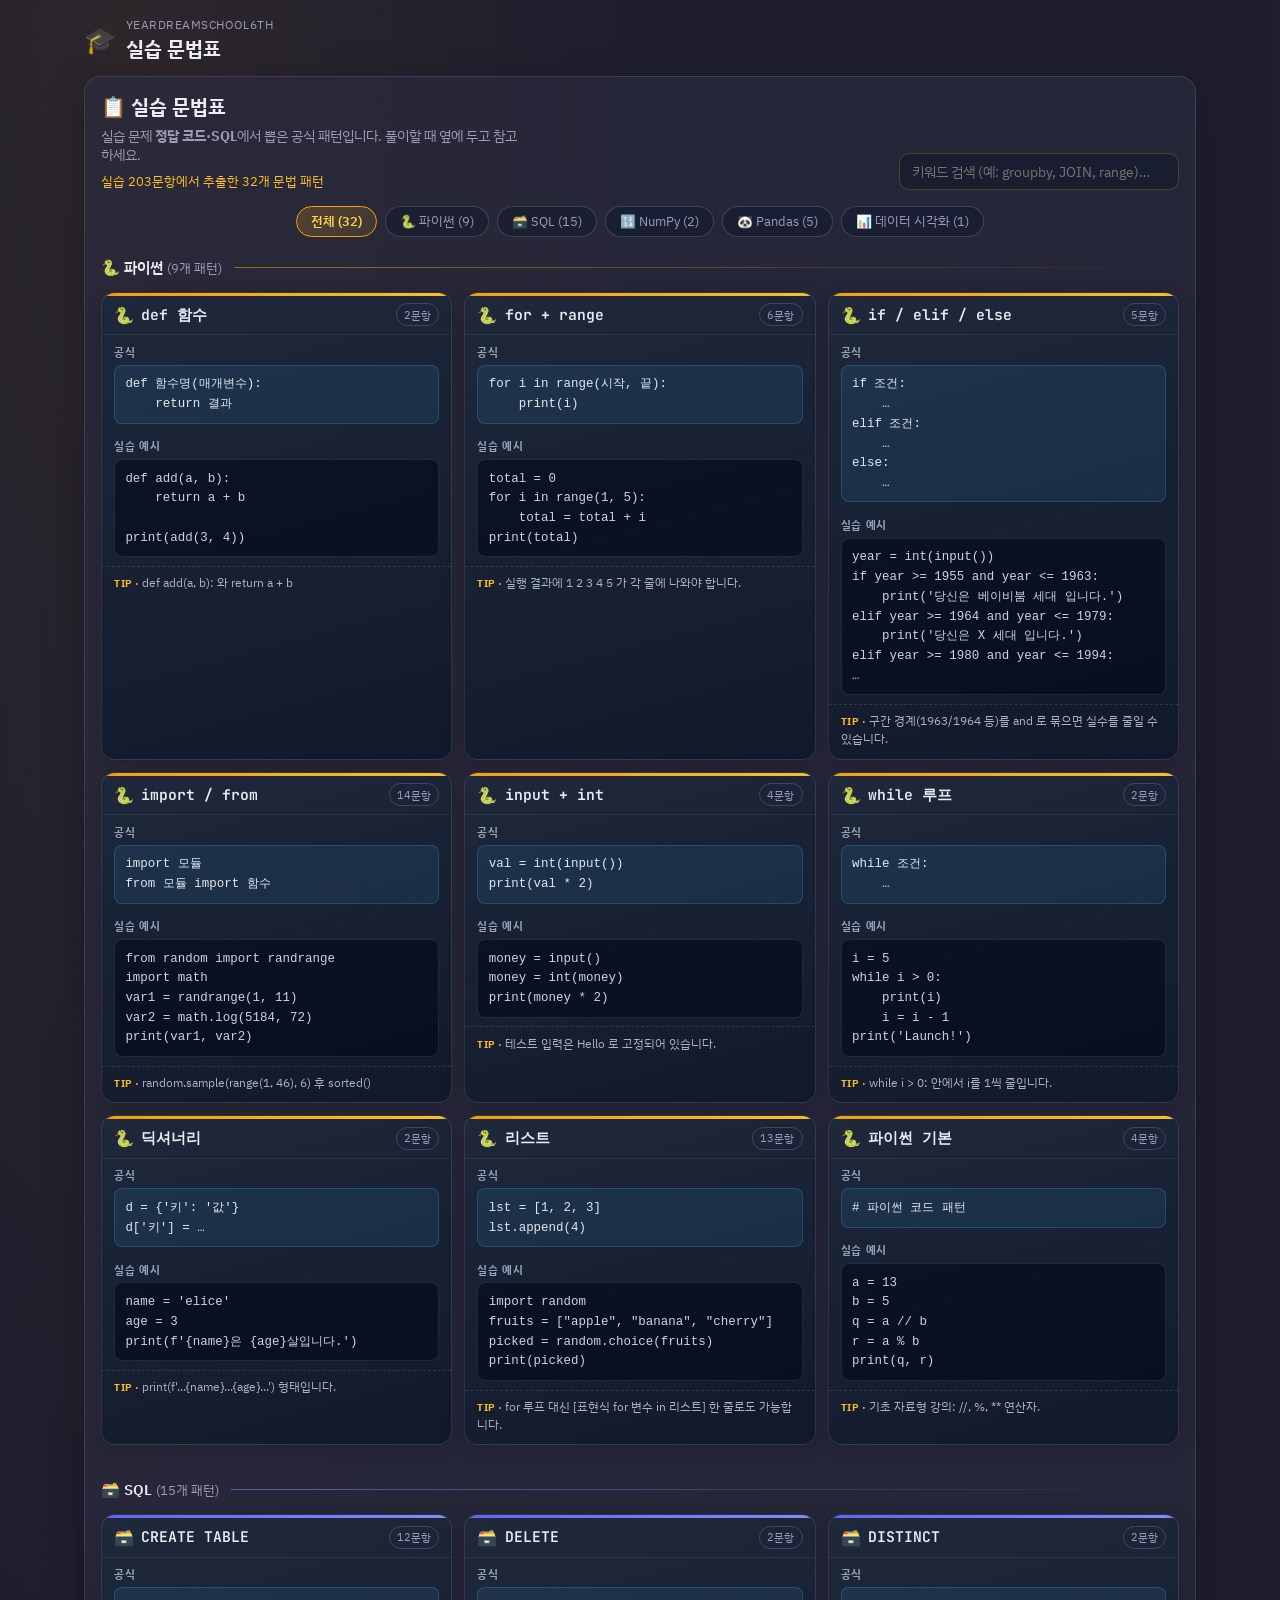
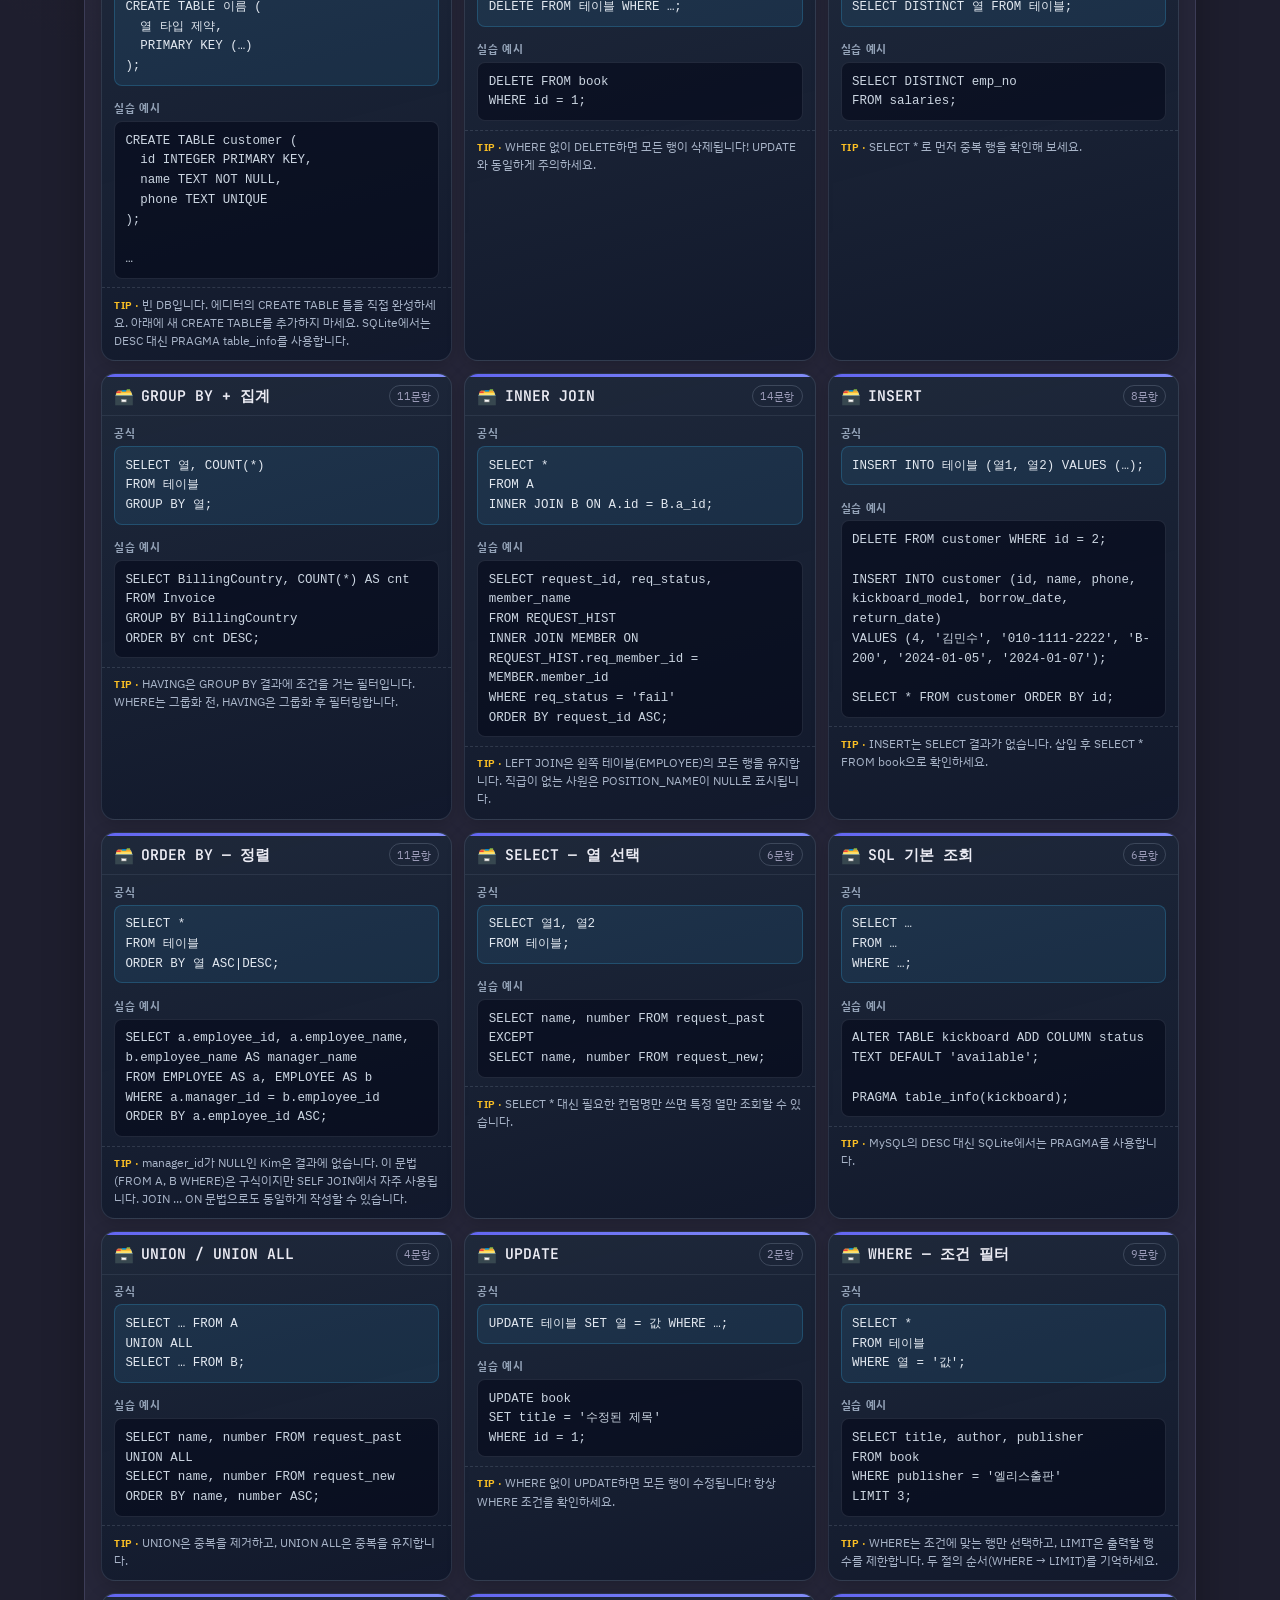
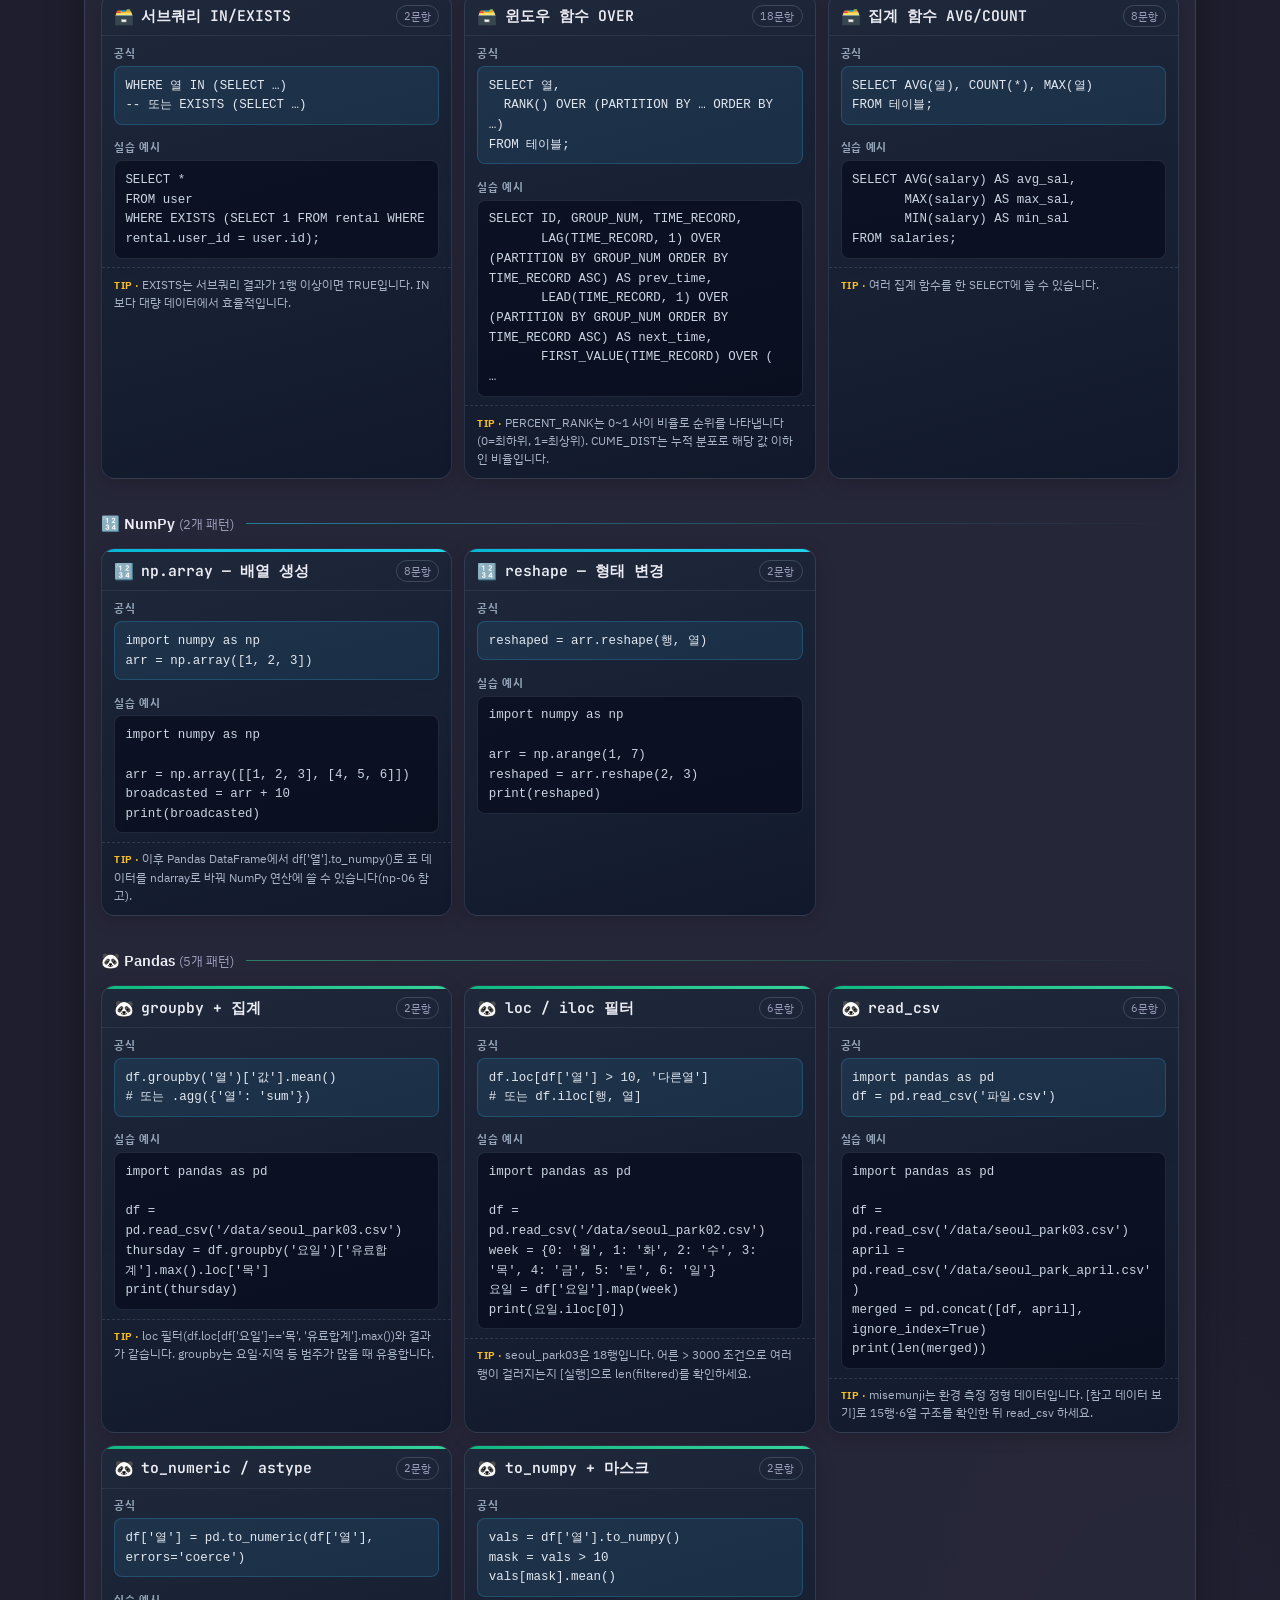
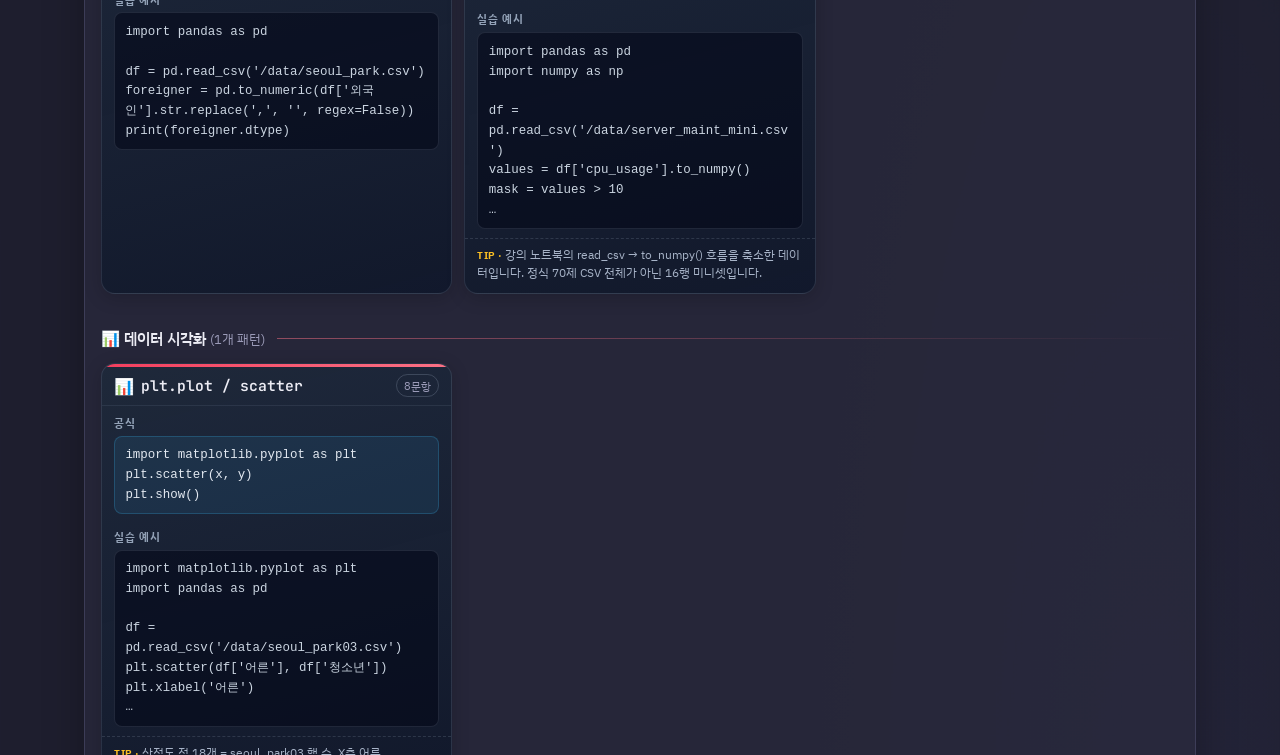
<file: docs/index.html>
<!DOCTYPE html>
<html lang="ko">
<head>
  <meta charset="UTF-8">
  <meta name="viewport" content="width=device-width, initial-scale=1.0">
  <title>실습 문법표 | 이어드림스쿨</title>
  <link rel="preconnect" href="https://fonts.googleapis.com">
  <link rel="preconnect" href="https://fonts.gstatic.com" crossorigin>
  <link href="https://fonts.googleapis.com/css2?family=IBM+Plex+Sans+KR:wght@400;500;600;700&family=JetBrains+Mono:wght@400;500&display=swap" rel="stylesheet">
  <link rel="stylesheet" href="css/cheat-sheet.css">
</head>
<body>
  <div class="page">
    <header class="site-header">
      <div class="site-brand">
        <span class="site-brand-icon" aria-hidden="true">🎓</span>
        <div>
          <p class="site-brand-label">YearDreamSchool6th</p>
          <h1>실습 문법표</h1>
        </div>
      </div>
    </header>

    <main class="card cheat-sheet-card" id="practice-cheat-sheet-view">
      <header class="cheat-sheet-header">
        <div>
          <h2>📋 실습 문법표</h2>
          <p class="cheat-sheet-desc">실습 문제 <strong>정답 코드·SQL</strong>에서 뽑은 공식 패턴입니다. 풀이할 때 옆에 두고 참고하세요.</p>
          <p class="cheat-sheet-meta" id="cheat-sheet-meta"></p>
        </div>
        <input
          type="search"
          id="cheat-sheet-search"
          class="cheat-sheet-search"
          placeholder="키워드 검색 (예: groupby, JOIN, range)…"
          autocomplete="off"
        >
      </header>
      <div class="cheat-sheet-filters" id="cheat-sheet-filters" role="tablist" aria-label="문법표 카테고리"></div>
      <div class="cheat-sheet-grid cheat-sheet-grid--page" id="cheat-sheet-grid"></div>
    </main>

    <footer class="site-footer">
      <p>이어드림스쿨 6기 · Python · SQL · NumPy · Pandas 실습 패턴 모음</p>
    </footer>
  </div>

  <script src="js/practice-cheat-sheet.js"></script>
</body>
</html>
</file>
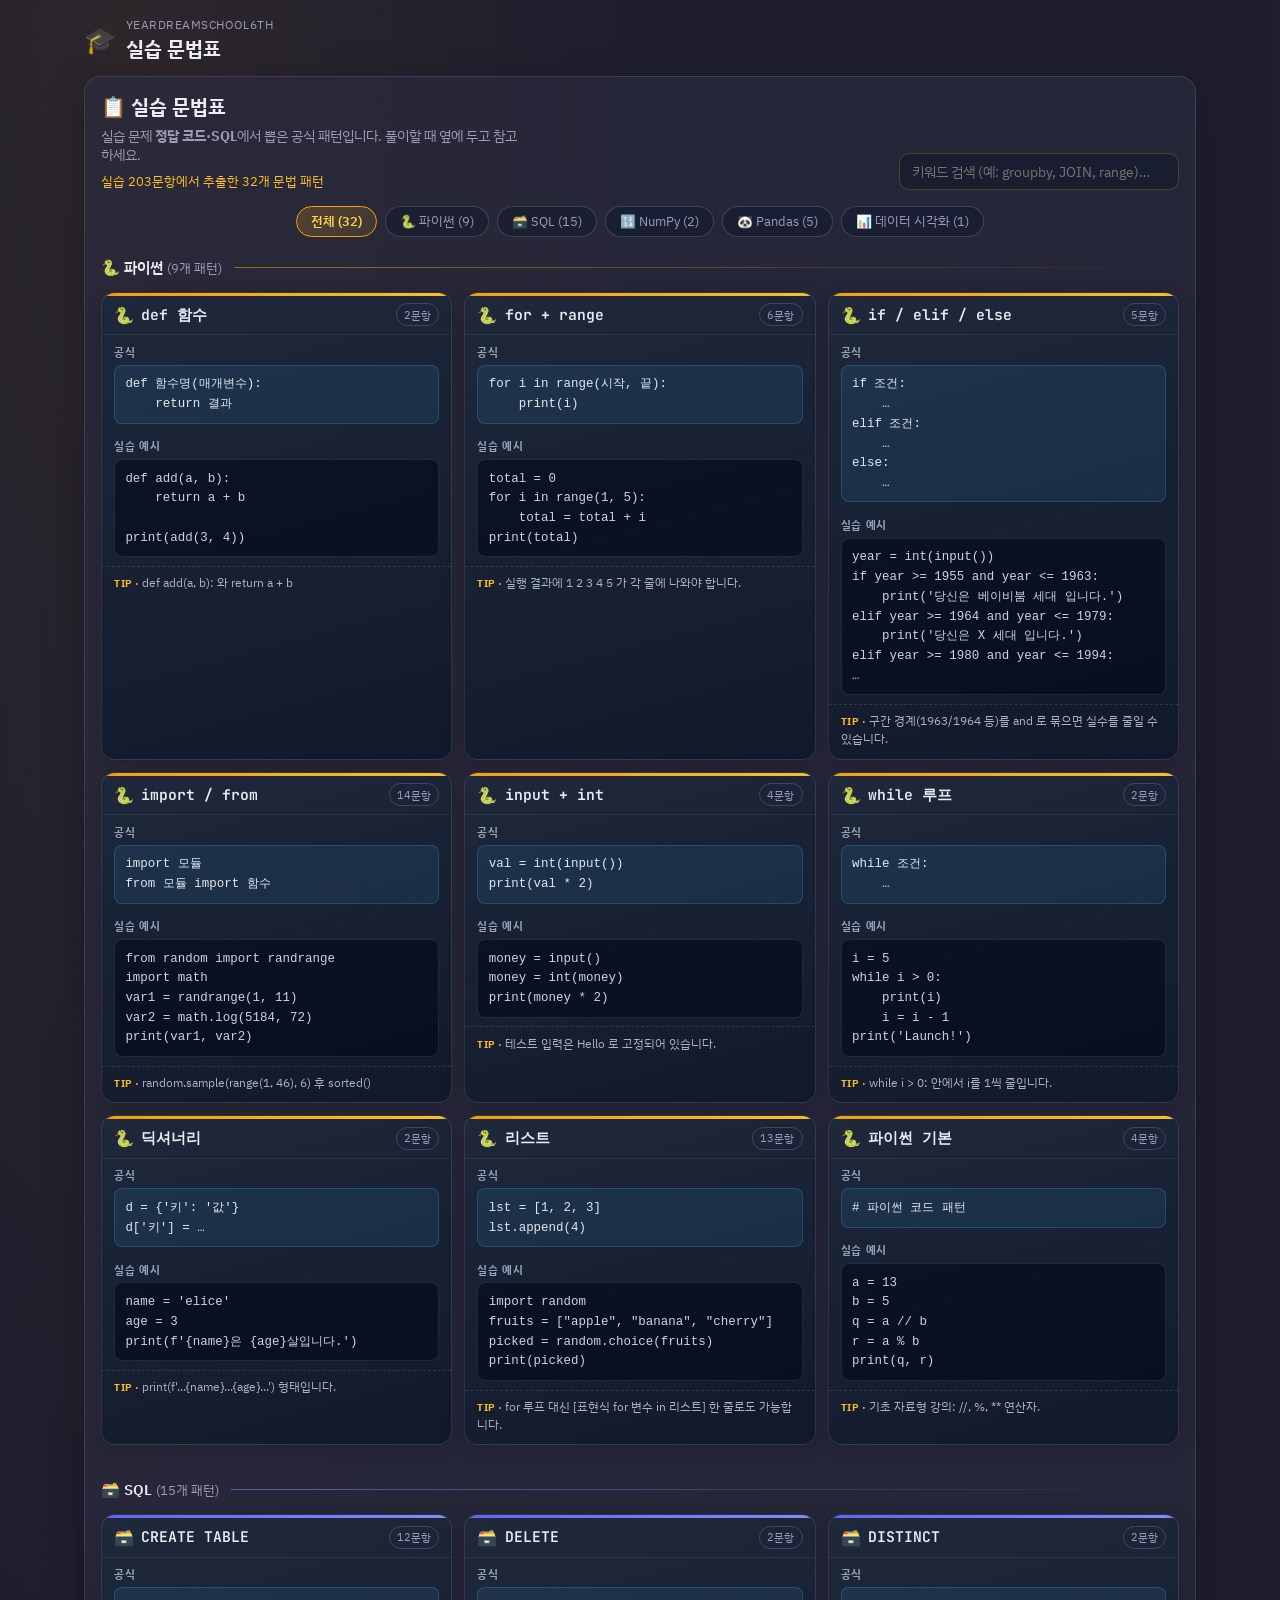
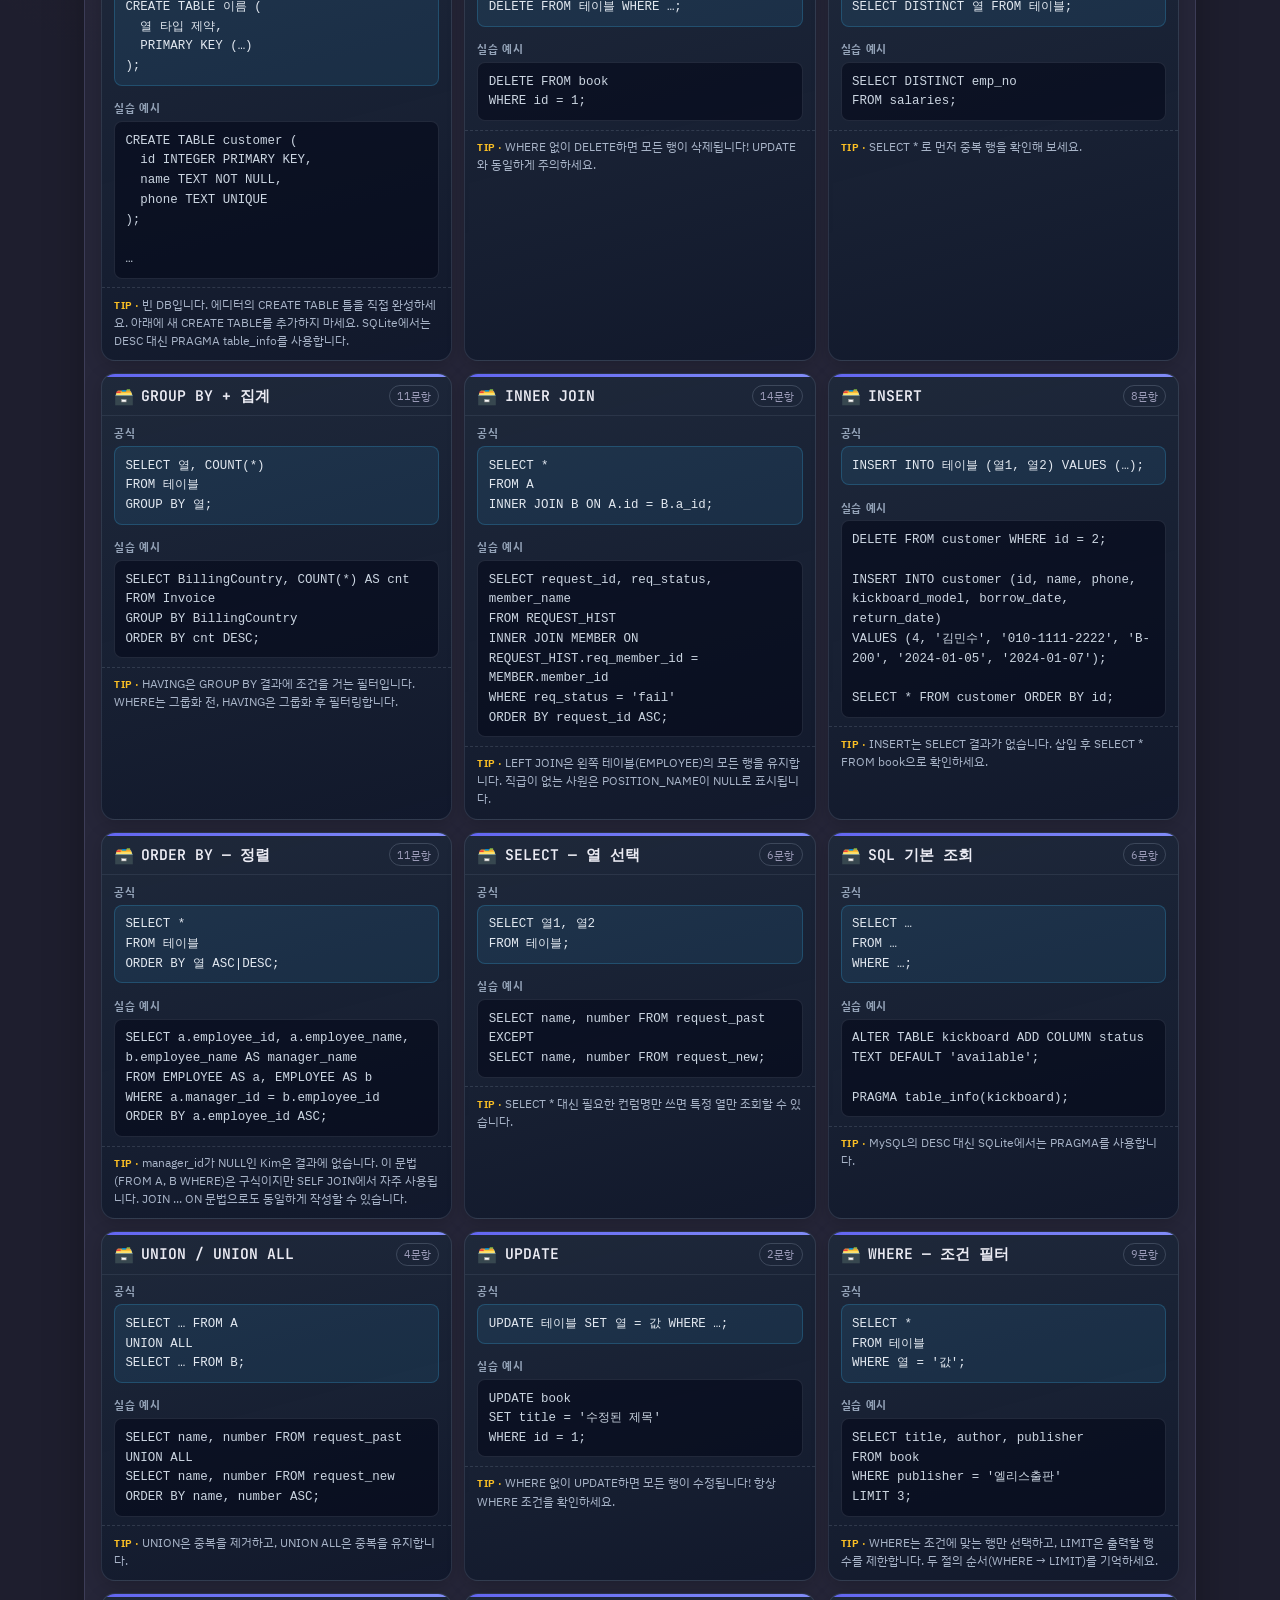
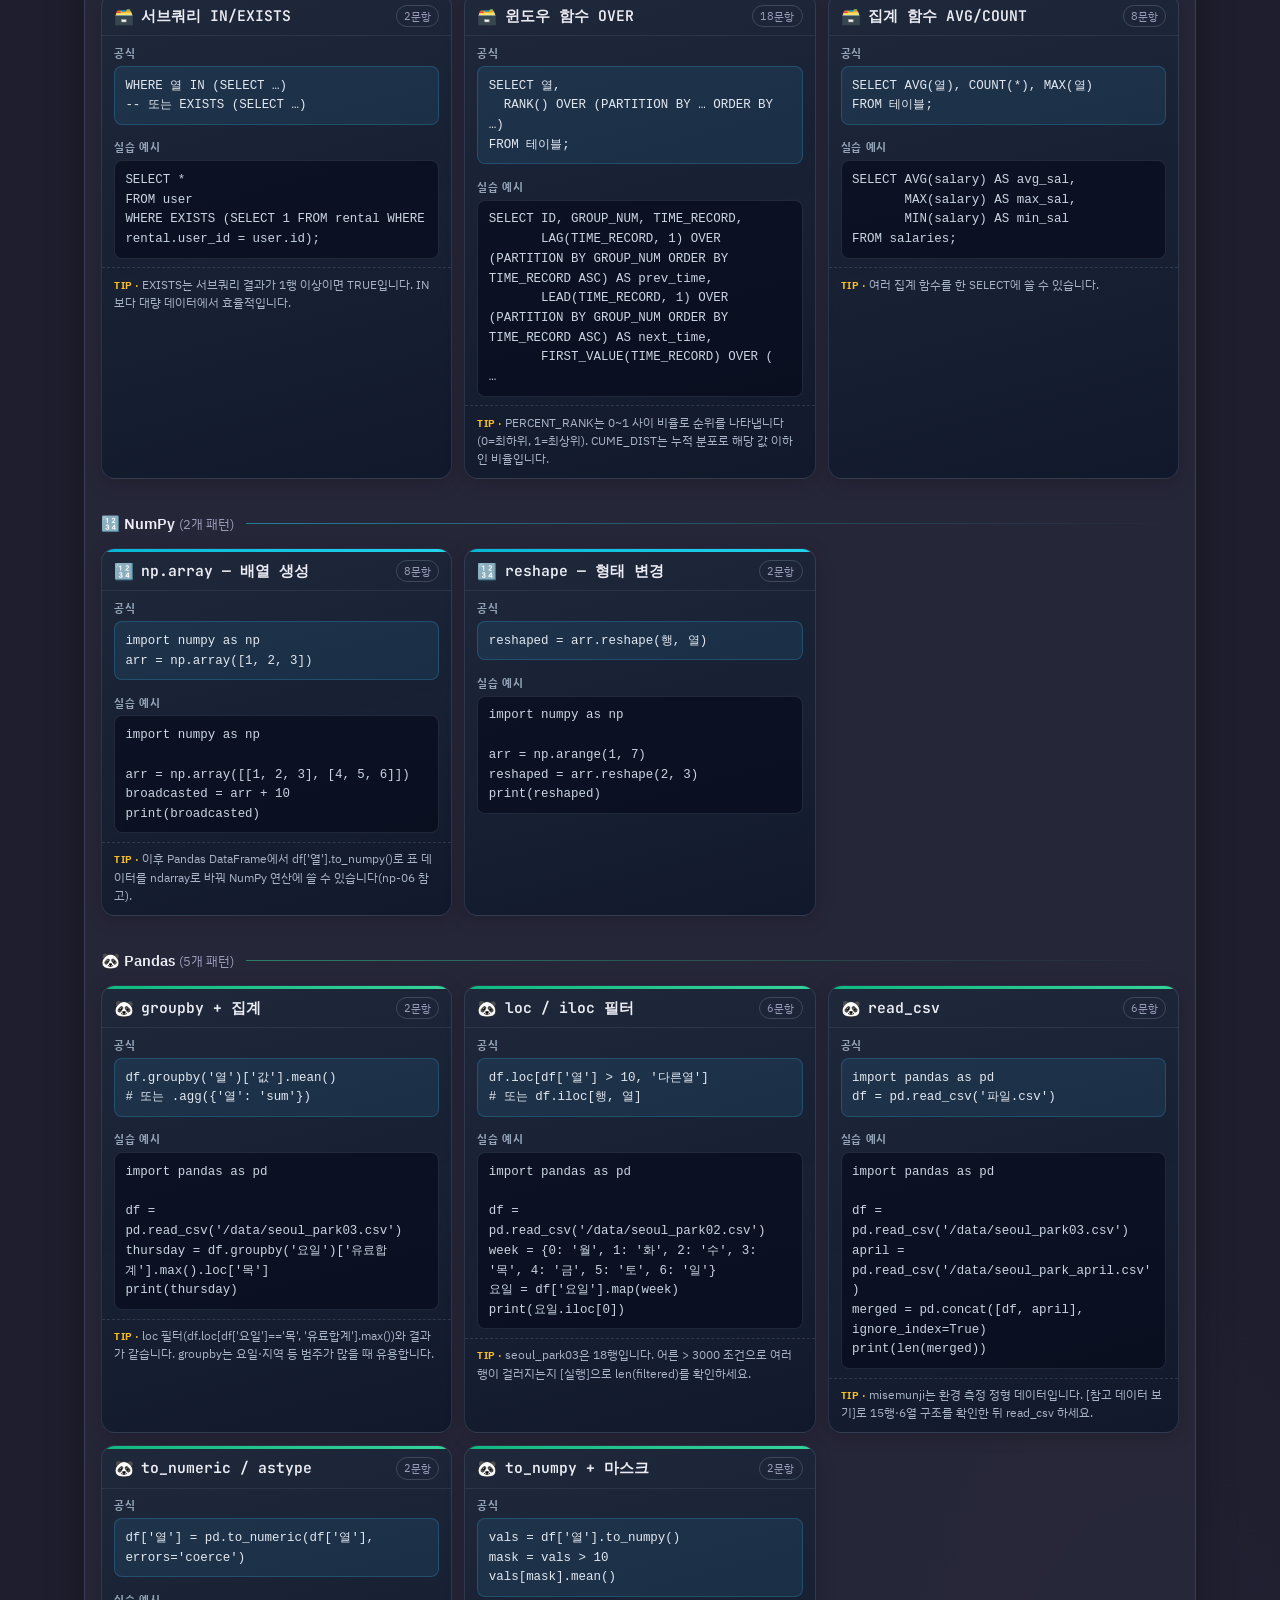
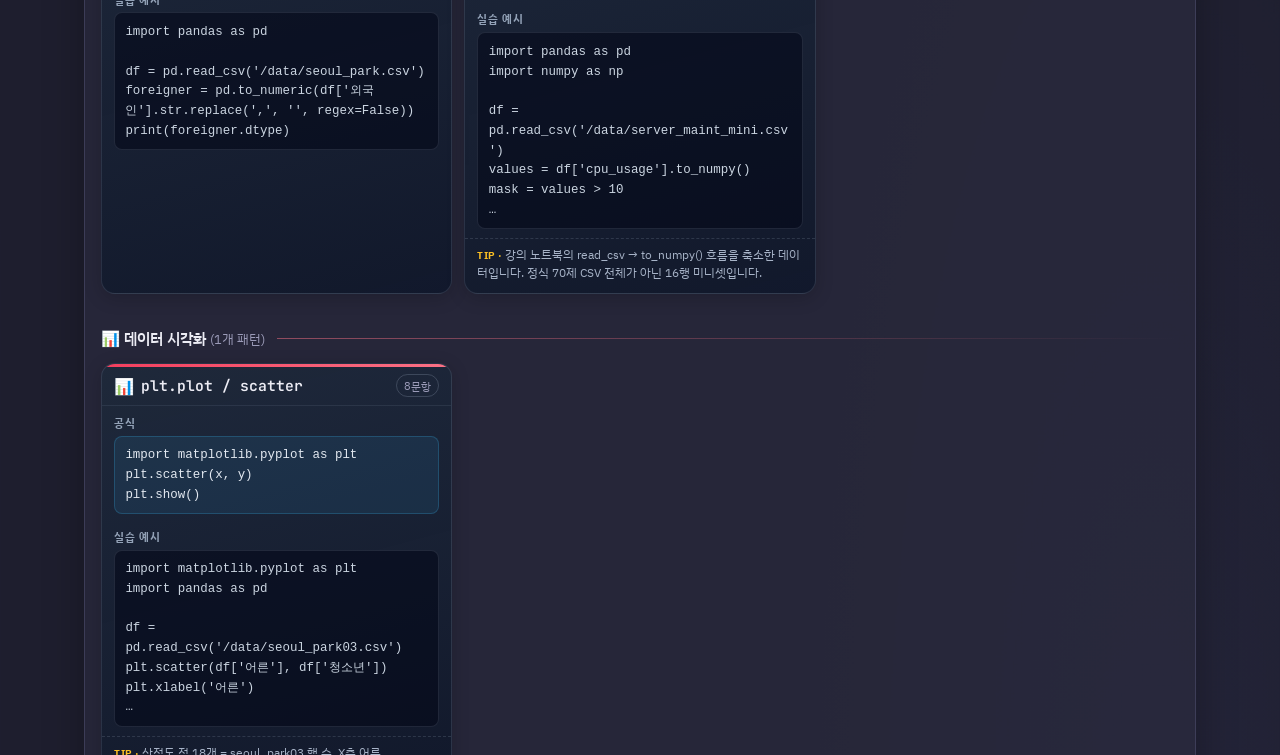
<file: practice-cheat-sheet/index.html>
<!DOCTYPE html>
<html lang="ko">
<head>
  <meta charset="UTF-8">
  <meta name="viewport" content="width=device-width, initial-scale=1.0">
  <title>실습 문법표 | 이어드림스쿨</title>
  <link rel="preconnect" href="https://fonts.googleapis.com">
  <link rel="preconnect" href="https://fonts.gstatic.com" crossorigin>
  <link href="https://fonts.googleapis.com/css2?family=IBM+Plex+Sans+KR:wght@400;500;600;700&family=JetBrains+Mono:wght@400;500&display=swap" rel="stylesheet">
  <link rel="stylesheet" href="css/cheat-sheet.css">
</head>
<body>
  <div class="page">
    <header class="site-header">
      <div class="site-brand">
        <span class="site-brand-icon" aria-hidden="true">🎓</span>
        <div>
          <p class="site-brand-label">YearDreamSchool6th</p>
          <h1>실습 문법표</h1>
        </div>
      </div>
    </header>

    <main class="card cheat-sheet-card" id="practice-cheat-sheet-view">
      <header class="cheat-sheet-header">
        <div>
          <h2>📋 실습 문법표</h2>
          <p class="cheat-sheet-desc">실습 문제 <strong>정답 코드·SQL</strong>에서 뽑은 공식 패턴입니다. 풀이할 때 옆에 두고 참고하세요.</p>
          <p class="cheat-sheet-meta" id="cheat-sheet-meta"></p>
        </div>
        <input
          type="search"
          id="cheat-sheet-search"
          class="cheat-sheet-search"
          placeholder="키워드 검색 (예: groupby, JOIN, range)…"
          autocomplete="off"
        >
      </header>
      <div class="cheat-sheet-filters" id="cheat-sheet-filters" role="tablist" aria-label="문법표 카테고리"></div>
      <div class="cheat-sheet-grid cheat-sheet-grid--page" id="cheat-sheet-grid"></div>
    </main>

    <footer class="site-footer">
      <p>이어드림스쿨 6기 · Python · SQL · NumPy · Pandas 실습 패턴 모음</p>
    </footer>
  </div>

  <script src="js/practice-cheat-sheet.js"></script>
</body>
</html>
</file>
<file: docs/css/cheat-sheet.css>
:root {
  --bg-deep: #1e1e2e;
  --bg-panel: #2a2a3e;
  --bg-card: #32324a;
  --bg-input: #26263a;
  --border: #4a4a66;
  --border-soft: #3d3d58;
  --text: #ececf4;
  --text-muted: #9b9bb8;
  --font: "IBM Plex Sans KR", "Malgun Gothic", sans-serif;
  --font-mono: "JetBrains Mono", "Consolas", monospace;
}

*,
*::before,
*::after {
  box-sizing: border-box;
}

html,
body {
  margin: 0;
  min-height: 100%;
  font-family: var(--font);
  background: var(--bg-deep);
  color: var(--text);
}

body {
  background:
    radial-gradient(ellipse 80% 60% at 10% 0%, rgba(245, 158, 11, 0.07), transparent 50%),
    radial-gradient(ellipse 60% 50% at 90% 100%, rgba(129, 140, 248, 0.06), transparent 45%),
    var(--bg-deep);
}

.page {
  max-width: 1140px;
  margin: 0 auto;
  padding: 16px 14px 32px;
}

.site-header {
  margin-bottom: 14px;
}

.site-brand {
  display: flex;
  align-items: center;
  gap: 10px;
}

.site-brand-icon {
  font-size: 1.6rem;
}

.site-brand-label {
  margin: 0;
  font-size: 0.72rem;
  letter-spacing: 0.04em;
  text-transform: uppercase;
  color: var(--text-muted);
}

.site-brand h1 {
  margin: 2px 0 0;
  font-size: 1.25rem;
}

.site-footer {
  margin-top: 20px;
  text-align: center;
  font-size: 0.78rem;
  color: var(--text-muted);
}

.site-footer p {
  margin: 0;
}

.card {
  border: 1px solid var(--border-soft);
  border-radius: 16px;
  background: rgba(42, 42, 62, 0.72);
  box-shadow: 0 12px 40px rgba(0, 0, 0, 0.28);
}

/* ── 실습 문법표 ── */
.cheat-sheet-card {
  padding: 16px 16px 12px;
}

.cheat-sheet-header {
  display: flex;
  flex-wrap: wrap;
  gap: 1rem 1.5rem;
  align-items: flex-end;
  justify-content: space-between;
  margin-bottom: 1rem;
}

.cheat-sheet-header h2 {
  margin: 0 0 0.35rem;
  font-size: 1.25rem;
}

.cheat-sheet-desc {
  margin: 0;
  color: var(--text-muted);
  font-size: 0.9rem;
  max-width: 52ch;
}

.cheat-sheet-meta {
  margin: 0.5rem 0 0;
  font-size: 0.82rem;
  color: #fbbf24;
}

.cheat-sheet-search {
  min-width: min(100%, 200px);
  flex: 1 1 200px;
  max-width: 280px;
  padding: 8px 12px;
  border-radius: 10px;
  border: 1px solid rgba(251, 191, 36, 0.22);
  background: rgba(15, 23, 42, 0.55);
  color: var(--text);
  font-family: inherit;
  font-size: 0.85rem;
}

.cheat-sheet-search:focus {
  outline: none;
  border-color: rgba(251, 191, 36, 0.45);
  box-shadow: 0 0 0 2px rgba(251, 191, 36, 0.12);
}

.cheat-sheet-filters {
  display: flex;
  flex-wrap: wrap;
  gap: 0.45rem;
  margin-bottom: 1rem;
  justify-content: center;
}

.cheat-filter-btn {
  padding: 0.35rem 0.9rem;
  border: 1px solid rgba(148, 163, 184, 0.28);
  border-radius: 999px;
  background: rgba(15, 23, 42, 0.45);
  color: var(--text-muted);
  font-family: inherit;
  font-size: 0.8rem;
  cursor: pointer;
  transition: border-color 0.15s, color 0.15s, background 0.15s;
}

.cheat-filter-btn:hover {
  border-color: rgba(251, 191, 36, 0.45);
  color: #fde68a;
}

.cheat-filter-btn.active {
  background: linear-gradient(135deg, rgba(245, 158, 11, 0.22), rgba(251, 191, 36, 0.1));
  border-color: #f59e0b;
  color: #fcd34d;
  font-weight: 600;
}

.cheat-sheet-empty {
  grid-column: 1 / -1;
  text-align: center;
  color: var(--text-muted);
  padding: 2rem;
}

.cheat-sheet-grid--page {
  display: grid;
  grid-template-columns: repeat(auto-fill, minmax(280px, 1fr));
  gap: 12px;
  width: 100%;
  max-width: 1100px;
  margin-left: auto;
  margin-right: auto;
}

.cheat-group-heading {
  grid-column: 1 / -1;
  display: flex;
  align-items: center;
  gap: 12px;
  margin: 22px 0 2px;
  padding: 0;
  font-size: 0.95rem;
  font-weight: 600;
  color: var(--text);
}

.cheat-group-heading:first-child {
  margin-top: 4px;
}

.cheat-group-heading::after {
  content: "";
  flex: 1;
  height: 1px;
  background: linear-gradient(90deg, var(--cheat-cat-line, rgba(148, 163, 184, 0.35)), transparent);
}

.cheat-group-heading-inner small {
  font-weight: 400;
  color: var(--text-muted);
}

.cheat-group-heading.cat-python { --cheat-cat-line: rgba(245, 158, 11, 0.55); }
.cheat-group-heading.cat-sql { --cheat-cat-line: rgba(129, 140, 248, 0.55); }
.cheat-group-heading.cat-numpy { --cheat-cat-line: rgba(34, 211, 238, 0.5); }
.cheat-group-heading.cat-pandas { --cheat-cat-line: rgba(52, 211, 153, 0.5); }
.cheat-group-heading.cat-viz { --cheat-cat-line: rgba(251, 113, 133, 0.5); }

.cheat-pattern-card {
  position: relative;
  padding: 0;
  border-radius: 14px;
  border: 1px solid rgba(148, 163, 184, 0.18);
  background: linear-gradient(165deg, rgba(30, 41, 59, 0.92), rgba(15, 23, 42, 0.88));
  overflow: hidden;
  display: flex;
  flex-direction: column;
  box-shadow: 0 4px 18px rgba(0, 0, 0, 0.18);
}

.cheat-pattern-card::before {
  content: "";
  position: absolute;
  top: 0;
  left: 0;
  right: 0;
  height: 3px;
  background: var(--cheat-cat-accent, #94a3b8);
}

.cheat-pattern-card.cat-python { --cheat-cat-accent: linear-gradient(90deg, #f59e0b, #fbbf24); }
.cheat-pattern-card.cat-sql { --cheat-cat-accent: linear-gradient(90deg, #6366f1, #818cf8); }
.cheat-pattern-card.cat-numpy { --cheat-cat-accent: linear-gradient(90deg, #06b6d4, #22d3ee); }
.cheat-pattern-card.cat-pandas { --cheat-cat-accent: linear-gradient(90deg, #10b981, #34d399); }
.cheat-pattern-card.cat-viz { --cheat-cat-accent: linear-gradient(90deg, #f43f5e, #fb7185); }

.cheat-pattern-head {
  display: flex;
  align-items: center;
  gap: 0.45rem;
  padding: 0.65rem 0.75rem 0.5rem;
  border-bottom: 1px solid rgba(148, 163, 184, 0.12);
}

.cheat-pattern-icon {
  font-size: 1rem;
  line-height: 1;
  flex-shrink: 0;
}

.cheat-pattern-title {
  flex: 1;
  margin: 0;
  font-family: var(--font-mono);
  font-size: 0.92rem;
  font-weight: 600;
  line-height: 1.35;
  word-break: break-word;
}

.cheat-pattern-count {
  flex-shrink: 0;
  font-size: 0.68rem;
  padding: 0.15rem 0.45rem;
  border-radius: 999px;
  border: 1px solid rgba(148, 163, 184, 0.28);
  color: var(--text-muted);
  white-space: nowrap;
}

.cheat-pattern-block {
  padding: 0 0.75rem;
  display: flex;
  flex-direction: column;
  gap: 0.3rem;
}

.cheat-pattern-block:first-of-type {
  padding-top: 0.55rem;
}

.cheat-pattern-block + .cheat-pattern-block {
  padding-top: 0.35rem;
}

.cheat-pattern-label {
  margin: 0;
  font-size: 0.68rem;
  font-weight: 700;
  letter-spacing: 0.06em;
  text-transform: uppercase;
  color: #94a3b8;
}

.cheat-pattern-code {
  margin: 0 0 0.55rem;
  padding: 0.55rem 0.65rem;
  border-radius: 8px;
  font-family: var(--font-mono);
  font-size: 0.78rem;
  line-height: 1.5;
  overflow-x: auto;
  white-space: pre-wrap;
  word-break: break-word;
}

.cheat-pattern-code--formula {
  background: rgba(56, 189, 248, 0.09);
  border: 1px solid rgba(56, 189, 248, 0.22);
  color: #e2e8f0;
}

.cheat-pattern-code--example {
  background: rgba(2, 6, 23, 0.55);
  border: 1px solid rgba(148, 163, 184, 0.16);
  color: #cbd5e1;
}

.cheat-pattern-tip {
  margin: 0;
  padding: 0.45rem 0.75rem 0.65rem;
  font-size: 0.78rem;
  line-height: 1.45;
  color: #a8b4c8;
  border-top: 1px dashed rgba(148, 163, 184, 0.2);
}

.cheat-pattern-tip::before {
  content: "TIP · ";
  font-weight: 700;
  font-size: 0.65rem;
  letter-spacing: 0.05em;
  color: #fbbf24;
}

@media (max-width: 767px) {
  .page {
    padding: 12px 10px 24px;
  }

  .cheat-sheet-desc {
    display: none;
  }

  .cheat-sheet-grid--page {
    grid-template-columns: 1fr;
    max-width: 520px;
  }
}
</file>
<file: practice-cheat-sheet/css/cheat-sheet.css>
:root {
  --bg-deep: #1e1e2e;
  --bg-panel: #2a2a3e;
  --bg-card: #32324a;
  --bg-input: #26263a;
  --border: #4a4a66;
  --border-soft: #3d3d58;
  --text: #ececf4;
  --text-muted: #9b9bb8;
  --font: "IBM Plex Sans KR", "Malgun Gothic", sans-serif;
  --font-mono: "JetBrains Mono", "Consolas", monospace;
}

*,
*::before,
*::after {
  box-sizing: border-box;
}

html,
body {
  margin: 0;
  min-height: 100%;
  font-family: var(--font);
  background: var(--bg-deep);
  color: var(--text);
}

body {
  background:
    radial-gradient(ellipse 80% 60% at 10% 0%, rgba(245, 158, 11, 0.07), transparent 50%),
    radial-gradient(ellipse 60% 50% at 90% 100%, rgba(129, 140, 248, 0.06), transparent 45%),
    var(--bg-deep);
}

.page {
  max-width: 1140px;
  margin: 0 auto;
  padding: 16px 14px 32px;
}

.site-header {
  margin-bottom: 14px;
}

.site-brand {
  display: flex;
  align-items: center;
  gap: 10px;
}

.site-brand-icon {
  font-size: 1.6rem;
}

.site-brand-label {
  margin: 0;
  font-size: 0.72rem;
  letter-spacing: 0.04em;
  text-transform: uppercase;
  color: var(--text-muted);
}

.site-brand h1 {
  margin: 2px 0 0;
  font-size: 1.25rem;
}

.site-footer {
  margin-top: 20px;
  text-align: center;
  font-size: 0.78rem;
  color: var(--text-muted);
}

.site-footer p {
  margin: 0;
}

.card {
  border: 1px solid var(--border-soft);
  border-radius: 16px;
  background: rgba(42, 42, 62, 0.72);
  box-shadow: 0 12px 40px rgba(0, 0, 0, 0.28);
}

/* ── 실습 문법표 ── */
.cheat-sheet-card {
  padding: 16px 16px 12px;
}

.cheat-sheet-header {
  display: flex;
  flex-wrap: wrap;
  gap: 1rem 1.5rem;
  align-items: flex-end;
  justify-content: space-between;
  margin-bottom: 1rem;
}

.cheat-sheet-header h2 {
  margin: 0 0 0.35rem;
  font-size: 1.25rem;
}

.cheat-sheet-desc {
  margin: 0;
  color: var(--text-muted);
  font-size: 0.9rem;
  max-width: 52ch;
}

.cheat-sheet-meta {
  margin: 0.5rem 0 0;
  font-size: 0.82rem;
  color: #fbbf24;
}

.cheat-sheet-search {
  min-width: min(100%, 200px);
  flex: 1 1 200px;
  max-width: 280px;
  padding: 8px 12px;
  border-radius: 10px;
  border: 1px solid rgba(251, 191, 36, 0.22);
  background: rgba(15, 23, 42, 0.55);
  color: var(--text);
  font-family: inherit;
  font-size: 0.85rem;
}

.cheat-sheet-search:focus {
  outline: none;
  border-color: rgba(251, 191, 36, 0.45);
  box-shadow: 0 0 0 2px rgba(251, 191, 36, 0.12);
}

.cheat-sheet-filters {
  display: flex;
  flex-wrap: wrap;
  gap: 0.45rem;
  margin-bottom: 1rem;
  justify-content: center;
}

.cheat-filter-btn {
  padding: 0.35rem 0.9rem;
  border: 1px solid rgba(148, 163, 184, 0.28);
  border-radius: 999px;
  background: rgba(15, 23, 42, 0.45);
  color: var(--text-muted);
  font-family: inherit;
  font-size: 0.8rem;
  cursor: pointer;
  transition: border-color 0.15s, color 0.15s, background 0.15s;
}

.cheat-filter-btn:hover {
  border-color: rgba(251, 191, 36, 0.45);
  color: #fde68a;
}

.cheat-filter-btn.active {
  background: linear-gradient(135deg, rgba(245, 158, 11, 0.22), rgba(251, 191, 36, 0.1));
  border-color: #f59e0b;
  color: #fcd34d;
  font-weight: 600;
}

.cheat-sheet-empty {
  grid-column: 1 / -1;
  text-align: center;
  color: var(--text-muted);
  padding: 2rem;
}

.cheat-sheet-grid--page {
  display: grid;
  grid-template-columns: repeat(auto-fill, minmax(280px, 1fr));
  gap: 12px;
  width: 100%;
  max-width: 1100px;
  margin-left: auto;
  margin-right: auto;
}

.cheat-group-heading {
  grid-column: 1 / -1;
  display: flex;
  align-items: center;
  gap: 12px;
  margin: 22px 0 2px;
  padding: 0;
  font-size: 0.95rem;
  font-weight: 600;
  color: var(--text);
}

.cheat-group-heading:first-child {
  margin-top: 4px;
}

.cheat-group-heading::after {
  content: "";
  flex: 1;
  height: 1px;
  background: linear-gradient(90deg, var(--cheat-cat-line, rgba(148, 163, 184, 0.35)), transparent);
}

.cheat-group-heading-inner small {
  font-weight: 400;
  color: var(--text-muted);
}

.cheat-group-heading.cat-python { --cheat-cat-line: rgba(245, 158, 11, 0.55); }
.cheat-group-heading.cat-sql { --cheat-cat-line: rgba(129, 140, 248, 0.55); }
.cheat-group-heading.cat-numpy { --cheat-cat-line: rgba(34, 211, 238, 0.5); }
.cheat-group-heading.cat-pandas { --cheat-cat-line: rgba(52, 211, 153, 0.5); }
.cheat-group-heading.cat-viz { --cheat-cat-line: rgba(251, 113, 133, 0.5); }

.cheat-pattern-card {
  position: relative;
  padding: 0;
  border-radius: 14px;
  border: 1px solid rgba(148, 163, 184, 0.18);
  background: linear-gradient(165deg, rgba(30, 41, 59, 0.92), rgba(15, 23, 42, 0.88));
  overflow: hidden;
  display: flex;
  flex-direction: column;
  box-shadow: 0 4px 18px rgba(0, 0, 0, 0.18);
}

.cheat-pattern-card::before {
  content: "";
  position: absolute;
  top: 0;
  left: 0;
  right: 0;
  height: 3px;
  background: var(--cheat-cat-accent, #94a3b8);
}

.cheat-pattern-card.cat-python { --cheat-cat-accent: linear-gradient(90deg, #f59e0b, #fbbf24); }
.cheat-pattern-card.cat-sql { --cheat-cat-accent: linear-gradient(90deg, #6366f1, #818cf8); }
.cheat-pattern-card.cat-numpy { --cheat-cat-accent: linear-gradient(90deg, #06b6d4, #22d3ee); }
.cheat-pattern-card.cat-pandas { --cheat-cat-accent: linear-gradient(90deg, #10b981, #34d399); }
.cheat-pattern-card.cat-viz { --cheat-cat-accent: linear-gradient(90deg, #f43f5e, #fb7185); }

.cheat-pattern-head {
  display: flex;
  align-items: center;
  gap: 0.45rem;
  padding: 0.65rem 0.75rem 0.5rem;
  border-bottom: 1px solid rgba(148, 163, 184, 0.12);
}

.cheat-pattern-icon {
  font-size: 1rem;
  line-height: 1;
  flex-shrink: 0;
}

.cheat-pattern-title {
  flex: 1;
  margin: 0;
  font-family: var(--font-mono);
  font-size: 0.92rem;
  font-weight: 600;
  line-height: 1.35;
  word-break: break-word;
}

.cheat-pattern-count {
  flex-shrink: 0;
  font-size: 0.68rem;
  padding: 0.15rem 0.45rem;
  border-radius: 999px;
  border: 1px solid rgba(148, 163, 184, 0.28);
  color: var(--text-muted);
  white-space: nowrap;
}

.cheat-pattern-block {
  padding: 0 0.75rem;
  display: flex;
  flex-direction: column;
  gap: 0.3rem;
}

.cheat-pattern-block:first-of-type {
  padding-top: 0.55rem;
}

.cheat-pattern-block + .cheat-pattern-block {
  padding-top: 0.35rem;
}

.cheat-pattern-label {
  margin: 0;
  font-size: 0.68rem;
  font-weight: 700;
  letter-spacing: 0.06em;
  text-transform: uppercase;
  color: #94a3b8;
}

.cheat-pattern-code {
  margin: 0 0 0.55rem;
  padding: 0.55rem 0.65rem;
  border-radius: 8px;
  font-family: var(--font-mono);
  font-size: 0.78rem;
  line-height: 1.5;
  overflow-x: auto;
  white-space: pre-wrap;
  word-break: break-word;
}

.cheat-pattern-code--formula {
  background: rgba(56, 189, 248, 0.09);
  border: 1px solid rgba(56, 189, 248, 0.22);
  color: #e2e8f0;
}

.cheat-pattern-code--example {
  background: rgba(2, 6, 23, 0.55);
  border: 1px solid rgba(148, 163, 184, 0.16);
  color: #cbd5e1;
}

.cheat-pattern-tip {
  margin: 0;
  padding: 0.45rem 0.75rem 0.65rem;
  font-size: 0.78rem;
  line-height: 1.45;
  color: #a8b4c8;
  border-top: 1px dashed rgba(148, 163, 184, 0.2);
}

.cheat-pattern-tip::before {
  content: "TIP · ";
  font-weight: 700;
  font-size: 0.65rem;
  letter-spacing: 0.05em;
  color: #fbbf24;
}

@media (max-width: 767px) {
  .page {
    padding: 12px 10px 24px;
  }

  .cheat-sheet-desc {
    display: none;
  }

  .cheat-sheet-grid--page {
    grid-template-columns: 1fr;
    max-width: 520px;
  }
}
</file>
